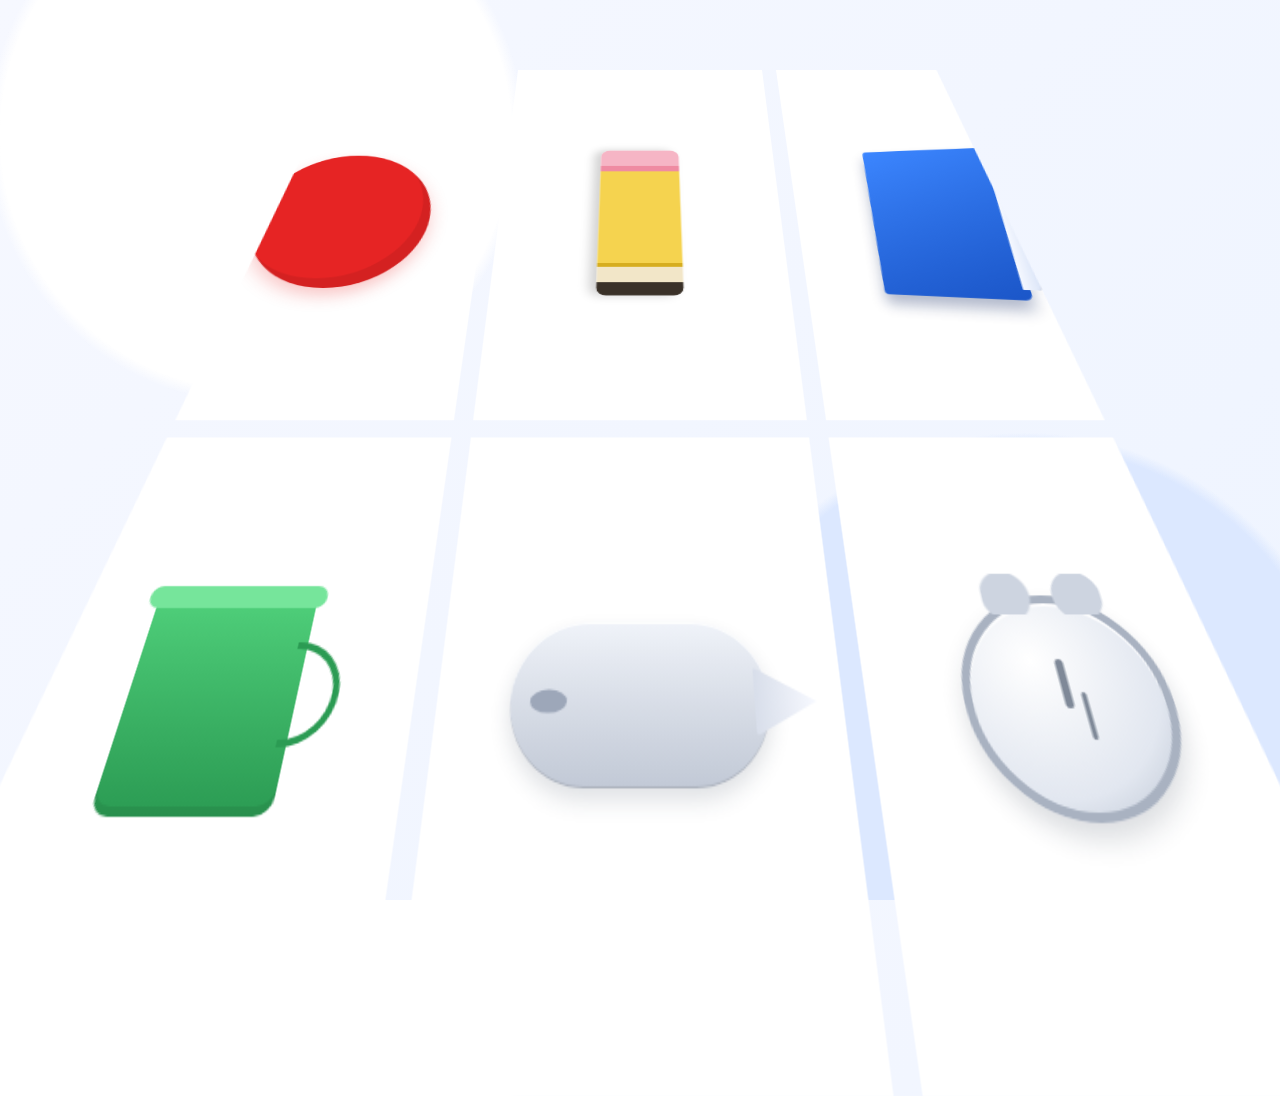
<file: simple-grid-shapes.html>
<!doctype html>
<html lang="en">
  <head>
    <meta charset="UTF-8" />
    <meta name="viewport" content="width=device-width, initial-scale=1.0" />
    <title>3x3 CSS Shapes Grid</title>
    <style>
      :root {
        --bg1: #f6f8ff;
        --bg2: #eef4ff;
        --ink: #1f2d3d;
        --cell: #ffffff;
        --line: #d4dfeb;
      }

      * {
        box-sizing: border-box;
      }

      body {
        margin: 0;
        min-height: 100vh;
        font-family: "Avenir Next", "Trebuchet MS", sans-serif;
        color: var(--ink);
        background:
          radial-gradient(circle at 20% 15%, #ffffff 0 20%, transparent 21%),
          radial-gradient(circle at 80% 85%, #dce8ff 0 25%, transparent 26%),
          linear-gradient(135deg, var(--bg1), var(--bg2));
        display: grid;
        place-items: center;
        padding: 24px;
      }

      .stage {
        width: min(760px, 100%);
        perspective: 980px;
        perspective-origin: 50% 18%;
      }

      .grid {
        display: grid;
        grid-template-columns: repeat(3, minmax(0, 1fr));
        gap: 14px;
        width: 100%;
        aspect-ratio: 1 / 1;
        transform-style: preserve-3d;
        transform: rotateX(42deg);
        transform-origin: center top;
        clip-path: polygon(11% 0, 89% 0, 100% 100%, 0 100%);
      }

      .cell {
        background: var(--cell);
        display: grid;
        place-items: center;
        position: relative;
        overflow: hidden;
      }

      .circle {
        width: 62%;
        aspect-ratio: 1;
        border-radius: 50%;
        background: #e62424;
        box-shadow:
          inset -8px -10px 0 rgba(0, 0, 0, 0.08),
          0 8px 16px rgba(230, 36, 36, 0.25);
      }

      .pencil {
        position: relative;
        width: 68%;
        height: 18%;
        transform: rotate(90deg);
      }

      .pencil::before {
        content: "";
        position: absolute;
        inset: 0;
        border-radius: 8px;
        background: linear-gradient(
          to right,
          #f6b5c5 0 12%,
          #ef8ba2 12% 16%,
          #f5d34f 16% 80%,
          #d6ad1f 80% 82%,
          #f2e6c8 82% 92%,
          #3a3128 92% 100%
        );
        box-shadow: 0 6px 10px rgba(0, 0, 0, 0.18);
      }

      .book {
        position: relative;
        width: 54%;
        aspect-ratio: 0.78 / 1;
        transform-style: preserve-3d;
        transform: rotateY(-28deg) rotateX(4deg);
        transform-origin: center;
        background: linear-gradient(160deg, #3c86ff, #1b56c8);
        border-radius: 4px 6px 6px 4px;
        box-shadow: 0 10px 14px rgba(5, 31, 91, 0.3);
      }

      .book::after {
        content: "";
        position: absolute;
        top: 6%;
        right: -8%;
        width: 12%;
        height: 88%;
        border-radius: 1px 3px 3px 1px;
        background: linear-gradient(to right, #f5f8ff, #dbe5f8);
        box-shadow: inset -1px 0 0 rgba(0, 0, 0, 0.12);
      }

      .book-cell {
        perspective: 780px;
        perspective-origin: 45% 50%;
      }

      .cup {
        position: relative;
        width: 42%;
        height: 34%;
        border-radius: 0 0 10px 10px;
        background: linear-gradient(180deg, #4fcf7a, #2b9b53);
        box-shadow: inset 0 -5px 0 rgba(0, 0, 0, 0.08);
      }

      .cup::before {
        content: "";
        position: absolute;
        top: -8%;
        left: -6%;
        width: 112%;
        height: 12%;
        border-radius: 999px;
        background: #76e59b;
      }

      .cup::after {
        content: "";
        position: absolute;
        top: 22%;
        right: -24%;
        width: 26%;
        height: 42%;
        border: 4px solid #2b9b53;
        border-left: 0;
        border-radius: 0 999px 999px 0;
      }

      .knife {
        position: relative;
        width: 64%;
        height: 26%;
        border-radius: 999px;
        background: linear-gradient(180deg, #f0f3f9, #c2c9d6);
        box-shadow:
          inset 0 1px 0 rgba(255, 255, 255, 0.9),
          inset 0 -1px 0 rgba(0, 0, 0, 0.12),
          0 6px 12px rgba(40, 53, 74, 0.15);
      }

      .knife::before {
        content: "";
        position: absolute;
        top: 50%;
        left: 8%;
        width: 14%;
        height: 14%;
        transform: translateY(-50%);
        border-radius: 50%;
        background: #9da7b9;
      }

      .knife::after {
        content: "";
        position: absolute;
        top: 50%;
        right: -18%;
        width: 24%;
        height: 42%;
        transform: translateY(-50%);
        border-radius: 2px;
        background: linear-gradient(90deg, #d8deea, #f7f9ff);
        clip-path: polygon(0 0, 100% 50%, 0 100%);
      }

      .alarm {
        position: relative;
        width: 52%;
        aspect-ratio: 1;
        border-radius: 50%;
        background: radial-gradient(
          circle at 35% 30%,
          #ffffff,
          #e2e7f0 68%,
          #b8c1cf 100%
        );
        border: 5px solid #a9b2c1;
        box-shadow:
          inset 0 2px 0 rgba(255, 255, 255, 0.85),
          0 8px 14px rgba(30, 42, 61, 0.16);
      }

      .alarm::before {
        content: "";
        position: absolute;
        left: 50%;
        top: 50%;
        width: 5px;
        height: 24%;
        background: #7f8998;
        transform: translate(-50%, -86%);
        border-radius: 4px;
        box-shadow: 10px 18px 0 -1px #7f8998;
      }

      .alarm::after {
        content: "";
        position: absolute;
        top: -16%;
        left: 50%;
        width: 66%;
        height: 22%;
        transform: translateX(-50%);
        background:
          radial-gradient(circle at 20% 55%, #cdd4e0 0 24%, transparent 26%),
          radial-gradient(circle at 80% 55%, #cdd4e0 0 24%, transparent 26%);
      }

      @media (max-width: 640px) {
        .grid {
          gap: 10px;
        }

        .cell {
          border-radius: 12px;
        }
      }
    </style>
  </head>
  <body>
    <main class="stage" aria-label="3 by 3 CSS grid with shapes in first row">
      <section class="grid">
        <div class="cell">
          <div class="circle" aria-label="red circle"></div>
        </div>
        <div class="cell">
          <div class="pencil" aria-label="yellow pencil"></div>
        </div>
        <div class="cell book-cell">
          <div class="book" aria-label="blue book in perspective"></div>
        </div>
        <div class="cell">
          <div class="cup" aria-label="minimalist green cup"></div>
        </div>
        <div class="cell">
          <div class="knife" aria-label="silver Swiss knife"></div>
        </div>
        <div class="cell">
          <div class="alarm" aria-label="silver alarm watch"></div>
        </div>
      </section>
    </main>
  </body>
</html>
</file>
